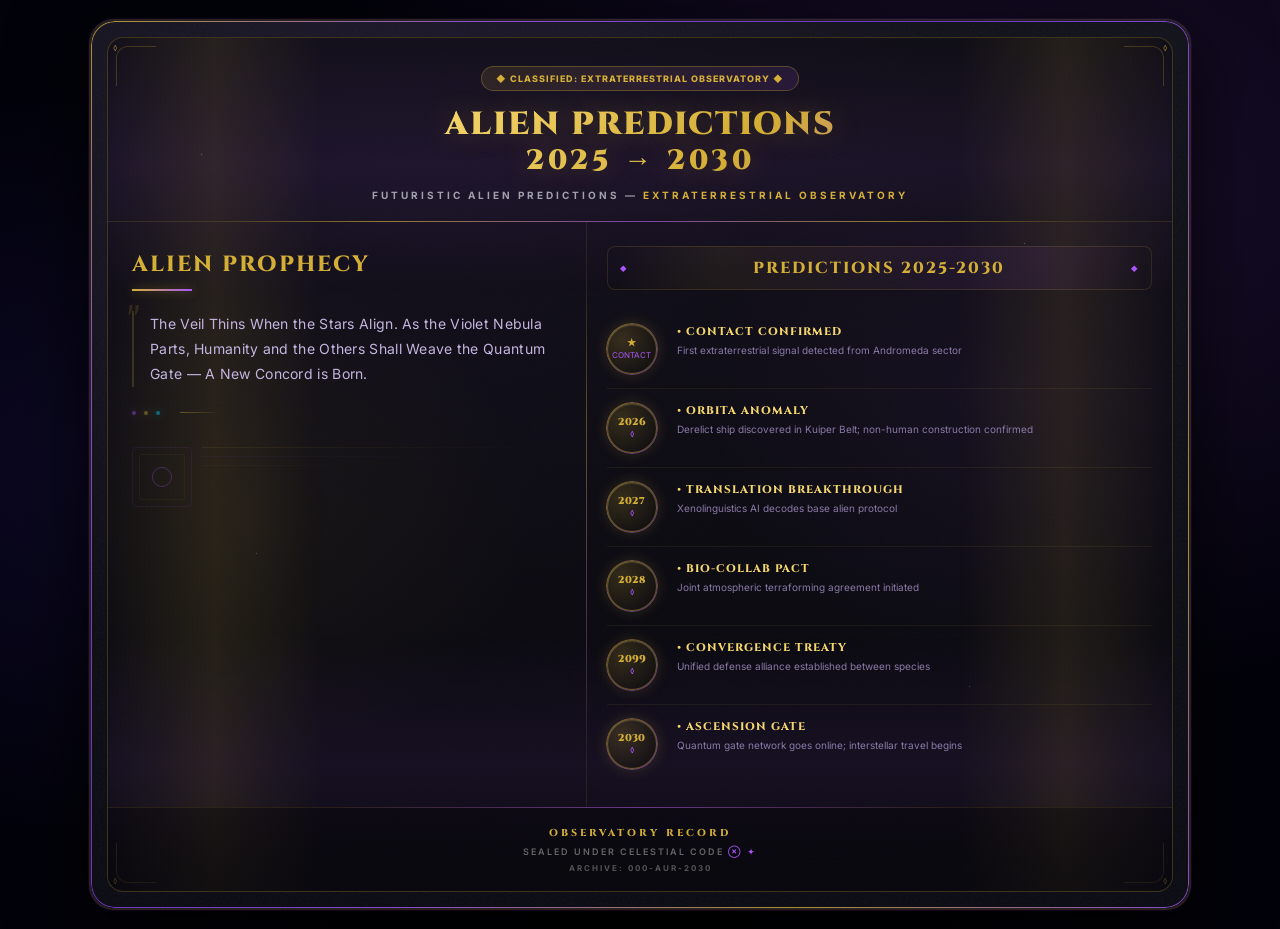
<file: alien-prediction-exact.html>
<!DOCTYPE html>
<html lang="en">
<head>
<meta charset="UTF-8">
<meta name="viewport" content="width=device-width, initial-scale=1.0">
<title>BLACKRACK - Alien Predictions Exact Design - Kamar Hoton - Owner Golden diamond 9</title>
<style>
@import url('https://fonts.googleapis.com/css2?family=Cinzel:wght@700;900&family=Inter:wght@400;700;800&display=swap');

* { box-sizing: border-box; margin: 0; padding: 0; }

body {
  background: #02020a;
  background-image: 
    radial-gradient(ellipse at 20% 50%, rgba(30, 20, 80, 0.4) 0%, transparent 60%),
    radial-gradient(ellipse at 80% 20%, rgba(168, 85, 247, 0.15) 0%, transparent 50%),
    radial-gradient(ellipse at 50% 100%, rgba(0, 0, 0, 0.8) 0%, transparent 70%);
  color: #e5e5e5;
  font-family: 'Inter', system-ui, sans-serif;
  min-height: 100vh;
  display: flex;
  align-items: center;
  justify-content: center;
  padding: 20px;
}

/* ===== EXACT DESIGN - KAMAR HOTON - BLACK STONE SLAB - GOLD + PURPLE BORDER ===== */
.black-stone-slab {
  width: 100%;
  max-width: 1100px;
  background: #0a0a0f;
  background-image: 
    url('data:image/svg+xml,<svg xmlns="http://www.w3.org/2000/svg" viewBox="0 0 400 400"><filter id="n"><feTurbulence type="fractalNoise" baseFrequency="0.9" numOctaves="4" stitchTiles="stitch"/><feColorMatrix type="saturate" values="0"/></filter><rect width="100%" height="100%" filter="url(%23n)" opacity="0.04"/></svg>'),
    radial-gradient(ellipse at 30% 20%, rgba(40, 30, 60, 0.6) 0%, transparent 50%),
    linear-gradient(180deg, #11111a 0%, #0a0a12 100%);
  border: 1px solid #222;
  border-radius: 24px;
  position: relative;
  overflow: hidden;
  box-shadow: 
    0 0 0 1px rgba(212, 175, 55, 0.15),
    0 0 0 2px rgba(168, 85, 247, 0.08),
    0 20px 80px rgba(0,0,0,0.8),
    inset 0 1px 0 rgba(255,255,255,0.05);
  padding: 0;
}

/* GOLD + PURPLE NEON BORDER - KAMAR HOTON - EXACT */
.black-stone-slab::before {
  content: '';
  position: absolute;
  inset: 0;
  border-radius: 24px;
  padding: 1px;
  background: linear-gradient(135deg, #d4af37 0%, #a855f7 20%, #7c3aed 40%, #a855f7 60%, #d4af37 80%, #a855f7 100%);
  -webkit-mask: linear-gradient(#fff 0 0) content-box, linear-gradient(#fff 0 0);
  -webkit-mask-composite: xor;
  mask-composite: exclude;
  opacity: 0.8;
  pointer-events: none;
}

/* INNER GOLD ORNATE FRAME - KAMAR HOTON */
.ornate-frame {
  margin: 16px;
  border: 1px solid rgba(212, 175, 55, 0.25);
  border-radius: 16px;
  position: relative;
  background: linear-gradient(180deg, rgba(15, 12, 20, 0.6) 0%, rgba(10, 10, 15, 0.8) 100%);
  padding: 0;
  overflow: hidden;
}

.ornate-frame::before {
  content: '';
  position: absolute;
  inset: 0;
  border-radius: 16px;
  background: 
    linear-gradient(90deg, transparent 0%, rgba(212,175,55,0.1) 10%, transparent 20%, transparent 80%, rgba(212,175,55,0.1) 90%, transparent 100%),
    linear-gradient(0deg, transparent 0%, rgba(168,85,247,0.08) 15%, transparent 30%, transparent 70%, rgba(168,85,247,0.08) 85%, transparent 100%);
  pointer-events: none;
}

/* CORNER ORNAMENTS - KAMAR HOTON */
.corner { position: absolute; width: 40px; height: 40px; border: 1px solid rgba(212,175,55,0.4); opacity: 0.6; }
.corner.tl { top: 8px; left: 8px; border-right: none; border-bottom: none; border-top-left-radius: 12px; }
.corner.tr { top: 8px; right: 8px; border-left: none; border-bottom: none; border-top-right-radius: 12px; }
.corner.bl { bottom: 8px; left: 8px; border-right: none; border-top: none; border-bottom-left-radius: 12px; }
.corner.br { bottom: 8px; right: 8px; border-left: none; border-top: none; border-bottom-right-radius: 12px; }
.corner::after { content: '◊'; position: absolute; color: #d4af37; font-size: 8px; }
.corner.tl::after { top: -4px; left: -4px; }
.corner.tr::after { top: -4px; right: -4px; }
.corner.bl::after { bottom: -4px; left: -4px; }
.corner.br::after { bottom: -4px; right: -4px; }

/* HEADER - ALIEN PREDICTIONS 2025 → 2030 - KAMAR HOTON - EXACT */
.slab-header {
  text-align: center;
  padding: 28px 20px 20px;
  position: relative;
  border-bottom: 1px solid rgba(212,175,55,0.15);
}

.slab-header::after {
  content: '';
  position: absolute;
  bottom: -1px;
  left: 10%;
  right: 10%;
  height: 1px;
  background: linear-gradient(90deg, transparent 0%, #d4af37 20%, #a855f7 50%, #d4af37 80%, transparent 100%);
  opacity: 0.6;
}

.header-badge {
  display: inline-flex;
  align-items: center;
  gap: 8px;
  background: linear-gradient(135deg, rgba(212,175,55,0.12) 0%, rgba(168,85,247,0.12) 100%);
  border: 1px solid rgba(212,175,55,0.3);
  border-radius: 20px;
  padding: 6px 14px;
  font-size: 9px;
  font-weight: 800;
  letter-spacing: 1px;
  color: #d4af37;
  margin-bottom: 16px;
}

.header-title {
  font-family: 'Cinzel', serif;
  font-size: 32px;
  font-weight: 900;
  letter-spacing: 2px;
  background: linear-gradient(135deg, #d4af37 0%, #f5d76e 30%, #d4af37 60%, #a855f7 100%);
  -webkit-background-clip: text;
  -webkit-text-fill-color: transparent;
  background-clip: text;
  line-height: 1.1;
  text-shadow: 0 0 30px rgba(212,175,55,0.3);
}

.header-title span { display: block; font-size: 28px; letter-spacing: 4px; margin-top: 4px; }

.header-sub {
  font-size: 10px;
  letter-spacing: 3px;
  color: #a1a1aa;
  margin-top: 12px;
  font-weight: 700;
  text-transform: uppercase;
}

.header-sub span { color: #d4af37; }

/* MAIN GRID - LEFT PROPHECY + RIGHT PREDICTIONS - KAMAR HOTON - EXACT */
.slab-grid {
  display: grid;
  grid-template-columns: 0.9fr 1.1fr;
  gap: 0;
  min-height: 480px;
}

.prophecy-side {
  padding: 28px 24px;
  border-right: 1px solid rgba(212,175,55,0.12);
  position: relative;
  background: radial-gradient(ellipse at 30% 50%, rgba(212,175,55,0.05) 0%, transparent 60%);
}

.prophecy-side::after {
  content: '';
  position: absolute;
  top: 10%;
  right: -1px;
  bottom: 10%;
  width: 1px;
  background: linear-gradient(180deg, transparent 0%, #d4af37 30%, #a855f7 70%, transparent 100%);
  opacity: 0.3;
}

.prophecy-title {
  font-family: 'Cinzel', serif;
  font-size: 22px;
  font-weight: 800;
  color: #d4af37;
  letter-spacing: 2px;
  margin-bottom: 20px;
  position: relative;
  padding-bottom: 12px;
}

.prophecy-title::after {
  content: '';
  position: absolute;
  bottom: 0;
  left: 0;
  width: 60px;
  height: 2px;
  background: linear-gradient(90deg, #d4af37 0%, #a855f7 100%);
  box-shadow: 0 0 10px rgba(212,175,55,0.5);
}

.prophecy-text {
  font-size: 14px;
  line-height: 1.8;
  color: #c4b5e0;
  font-weight: 400;
  letter-spacing: 0.3px;
  position: relative;
  padding-left: 16px;
  border-left: 2px solid rgba(212,175,55,0.2);
}

.prophecy-text::before {
  content: '"';
  position: absolute;
  top: -10px;
  left: -8px;
  font-family: 'Cinzel', serif;
  font-size: 48px;
  color: rgba(212,175,55,0.15);
  line-height: 1;
}

.prophecy-sigil {
  margin-top: 24px;
  display: flex;
  gap: 8px;
  opacity: 0.4;
}

.sigil-dot { width: 4px; height: 4px; border-radius: 50%; background: #a855f7; box-shadow: 0 0 8px #a855f7; }
.sigil-dot:nth-child(2) { background: #d4af37; box-shadow: 0 0 8px #d4af37; }
.sigil-dot:nth-child(3) { background: #00e5ff; box-shadow: 0 0 8px #00e5ff; }

/* PREDICTIONS SIDE - KAMAR HOTON - EXACT */
.predictions-side {
  padding: 24px 20px;
  background: radial-gradient(ellipse at 70% 30%, rgba(168,85,247,0.06) 0%, transparent 50%);
}

.predictions-header {
  font-family: 'Cinzel', serif;
  font-size: 16px;
  font-weight: 800;
  color: #d4af37;
  letter-spacing: 2px;
  margin-bottom: 20px;
  text-align: center;
  padding: 10px;
  background: linear-gradient(90deg, transparent 0%, rgba(212,175,55,0.08) 20%, rgba(168,85,247,0.08) 80%, transparent 100%);
  border: 1px solid rgba(212,175,55,0.15);
  border-radius: 8px;
  position: relative;
}

.predictions-header::before, .predictions-header::after {
  content: '◆';
  position: absolute;
  top: 50%;
  transform: translateY(-50%);
  color: #a855f7;
  font-size: 8px;
}
.predictions-header::before { left: 12px; }
.predictions-header::after { right: 12px; }

.predict-item {
  display: grid;
  grid-template-columns: 56px 1fr;
  gap: 14px;
  padding: 14px 0;
  border-bottom: 1px solid rgba(212,175,55,0.08);
  position: relative;
  transition: all 0.3s;
}

.predict-item:hover { background: rgba(212,175,55,0.03); padding-left: 6px; border-radius: 6px; }

.predict-item:last-child { border-bottom: none; }

.predict-year-badge {
  width: 50px;
  height: 50px;
  border-radius: 50%;
  background: radial-gradient(circle at 30% 30%, rgba(212,175,55,0.2) 0%, rgba(10,10,15,0.9) 100%);
  border: 1px solid rgba(212,175,55,0.4);
  display: flex;
  flex-direction: column;
  align-items: center;
  justify-content: center;
  box-shadow: 0 0 15px rgba(212,175,55,0.2), inset 0 1px 0 rgba(255,255,255,0.1);
  position: relative;
}

.predict-year-badge::before {
  content: '';
  position: absolute;
  inset: -2px;
  border-radius: 50%;
  background: linear-gradient(135deg, #d4af37 0%, #a855f7 100%);
  -webkit-mask: linear-gradient(#fff 0 0) content-box, linear-gradient(#fff 0 0);
  -webkit-mask-composite: xor;
  mask-composite: exclude;
  padding: 1px;
  opacity: 0.5;
}

.year-num { font-family: 'Cinzel', serif; font-size: 10px; font-weight: 900; color: #d4af37; line-height: 1; }
.year-star { font-size: 8px; color: #a855f7; margin-top: 2px; }

.predict-content {}
.predict-name { font-family: 'Cinzel', serif; font-size: 11px; font-weight: 800; color: #f5d76e; letter-spacing: 1px; margin-bottom: 4px; }
.predict-desc { font-size: 10px; color: #8a7aa8; line-height: 1.5; }

/* FOOTER - OBSERVATORY RECORD - KAMAR HOTON - EXACT */
.slab-footer {
  text-align: center;
  padding: 18px 20px;
  border-top: 1px solid rgba(212,175,55,0.12);
  background: linear-gradient(180deg, rgba(0,0,0,0.3) 0%, rgba(10,8,15,0.6) 100%);
  position: relative;
}

.slab-footer::before {
  content: '';
  position: absolute;
  top: -1px;
  left: 20%;
  right: 20%;
  height: 1px;
  background: linear-gradient(90deg, transparent 0%, #a855f7 50%, transparent 100%);
  opacity: 0.5;
}

.footer-title { font-family: 'Cinzel', serif; font-size: 10px; letter-spacing: 3px; color: #d4af37; font-weight: 800; margin-bottom: 6px; }
.footer-line { font-size: 9px; letter-spacing: 2px; color: #666; font-weight: 600; }
.footer-line span { color: #a855f7; }
.footer-archive { font-size: 8px; letter-spacing: 2px; color: #555; margin-top: 6px; font-weight: 700; }

/* NEBULA STARS - KAMAR HOTON */
.stars { position: absolute; inset: 0; pointer-events: none; overflow: hidden; border-radius: 24px; }
.star { position: absolute; width: 1px; height: 1px; background: #fff; border-radius: 50%; box-shadow: 0 0 4px #fff, 0 0 8px #a855f7; animation: twinkle 3s infinite; }
.star:nth-child(1) { top: 15%; left: 10%; animation-delay: 0s; }
.star:nth-child(2) { top: 25%; left: 85%; animation-delay: 0.5s; }
.star:nth-child(3) { top: 60%; left: 15%; animation-delay: 1s; }
.star:nth-child(4) { top: 75%; left: 80%; animation-delay: 1.5s; }
.star:nth-child(5) { top: 45%; left: 50%; animation-delay: 2s; }
@keyframes twinkle { 0%, 100% { opacity: 0.3; transform: scale(1); } 50% { opacity: 1; transform: scale(1.5); } }

/* RESPONSIVE */
@media (max-width: 900px) {
  .slab-grid { grid-template-columns: 1fr; }
  .prophecy-side { border-right: none; border-bottom: 1px solid rgba(212,175,55,0.12); }
  .prophecy-side::after { display: none; }
  .header-title { font-size: 24px; }
  .header-title span { font-size: 20px; }
}
</style>
</head>
<body>

<div class="black-stone-slab">
<div class="stars">
<div class="star"></div><div class="star"></div><div class="star"></div><div class="star"></div><div class="star"></div>
</div>

<div class="ornate-frame">
<div class="corner tl"></div><div class="corner tr"></div><div class="corner bl"></div><div class="corner br"></div>

<div class="slab-header">
<div class="header-badge">◆ CLASSIFIED: EXTRATERRESTRIAL OBSERVATORY ◆</div>
<div class="header-title">ALIEN PREDICTIONS<span>2025 → 2030</span></div>
<div class="header-sub">FUTURISTIC ALIEN PREDICTIONS — <span>EXTRATERRESTRIAL OBSERVATORY</span></div>
</div>

<div class="slab-grid">

<div class="prophecy-side">
<div class="prophecy-title">ALIEN PROPHECY</div>
<div class="prophecy-text">The Veil Thins When the Stars Align. As the Violet Nebula Parts, Humanity and the Others Shall Weave the Quantum Gate — A New Concord is Born.</div>
<div class="prophecy-sigil">
<div class="sigil-dot"></div><div class="sigil-dot"></div><div class="sigil-dot"></div>
<div style="margin-left:12px;width:40px;height:1px;background:linear-gradient(90deg, #d4af37 0%, transparent 100%);align-self:center"></div>
</div>

<div style="margin-top:32px;display:flex;gap:10px;opacity:0.3">
<div style="width:60px;height:60px;border:1px solid rgba(168,85,247,0.3);border-radius:4px;position:relative">
<div style="position:absolute;inset:6px;border:1px solid rgba(212,175,55,0.2);border-radius:2px"></div>
<div style="position:absolute;top:50%;left:50%;transform:translate(-50%,-50%);width:20px;height:20px;border:1px solid #a855f7;border-radius:50%"></div>
</div>
<div style="flex:1">
<div style="height:1px;background:linear-gradient(90deg, rgba(212,175,55,0.3) 0%, transparent 100%);margin-bottom:8px"></div>
<div style="height:1px;background:linear-gradient(90deg, rgba(168,85,247,0.2) 0%, transparent 100%);margin-bottom:8px;width:80%"></div>
<div style="height:1px;background:linear-gradient(90deg, rgba(212,175,55,0.15) 0%, transparent 100%);width:60%"></div>
</div>
</div>
</div>

<div class="predictions-side">
<div class="predictions-header">PREDICTIONS 2025-2030</div>

<div class="predict-item">
<div class="predict-year-badge"><div class="year-num">★</div><div class="year-star">CONTACT</div></div>
<div class="predict-content"><div class="predict-name">• CONTACT CONFIRMED</div><div class="predict-desc">First extraterrestrial signal detected from Andromeda sector</div></div>
</div>

<div class="predict-item">
<div class="predict-year-badge"><div class="year-num">2026</div><div class="year-star">◊</div></div>
<div class="predict-content"><div class="predict-name">• ORBITA ANOMALY</div><div class="predict-desc">Derelict ship discovered in Kuiper Belt; non-human construction confirmed</div></div>
</div>

<div class="predict-item">
<div class="predict-year-badge"><div class="year-num">2027</div><div class="year-star">◊</div></div>
<div class="predict-content"><div class="predict-name">• TRANSLATION BREAKTHROUGH</div><div class="predict-desc">Xenolinguistics AI decodes base alien protocol</div></div>
</div>

<div class="predict-item">
<div class="predict-year-badge"><div class="year-num">2028</div><div class="year-star">◊</div></div>
<div class="predict-content"><div class="predict-name">• BIO-COLLAB PACT</div><div class="predict-desc">Joint atmospheric terraforming agreement initiated</div></div>
</div>

<div class="predict-item">
<div class="predict-year-badge"><div class="year-num">2099</div><div class="year-star">◊</div></div>
<div class="predict-content"><div class="predict-name">• CONVERGENCE TREATY</div><div class="predict-desc">Unified defense alliance established between species</div></div>
</div>

<div class="predict-item">
<div class="predict-year-badge"><div class="year-num">2030</div><div class="year-star">◊</div></div>
<div class="predict-content"><div class="predict-name">• ASCENSION GATE</div><div class="predict-desc">Quantum gate network goes online; interstellar travel begins</div></div>
</div>

</div>

</div>

<div class="slab-footer">
<div class="footer-title">OBSERVATORY RECORD</div>
<div class="footer-line">SEALED UNDER CELESTIAL CODE <span>⊗ ✦</span></div>
<div class="footer-archive">ARCHIVE: 000-AUR-2030</div>
</div>

</div>
</div>

</body>
</html>
</file>
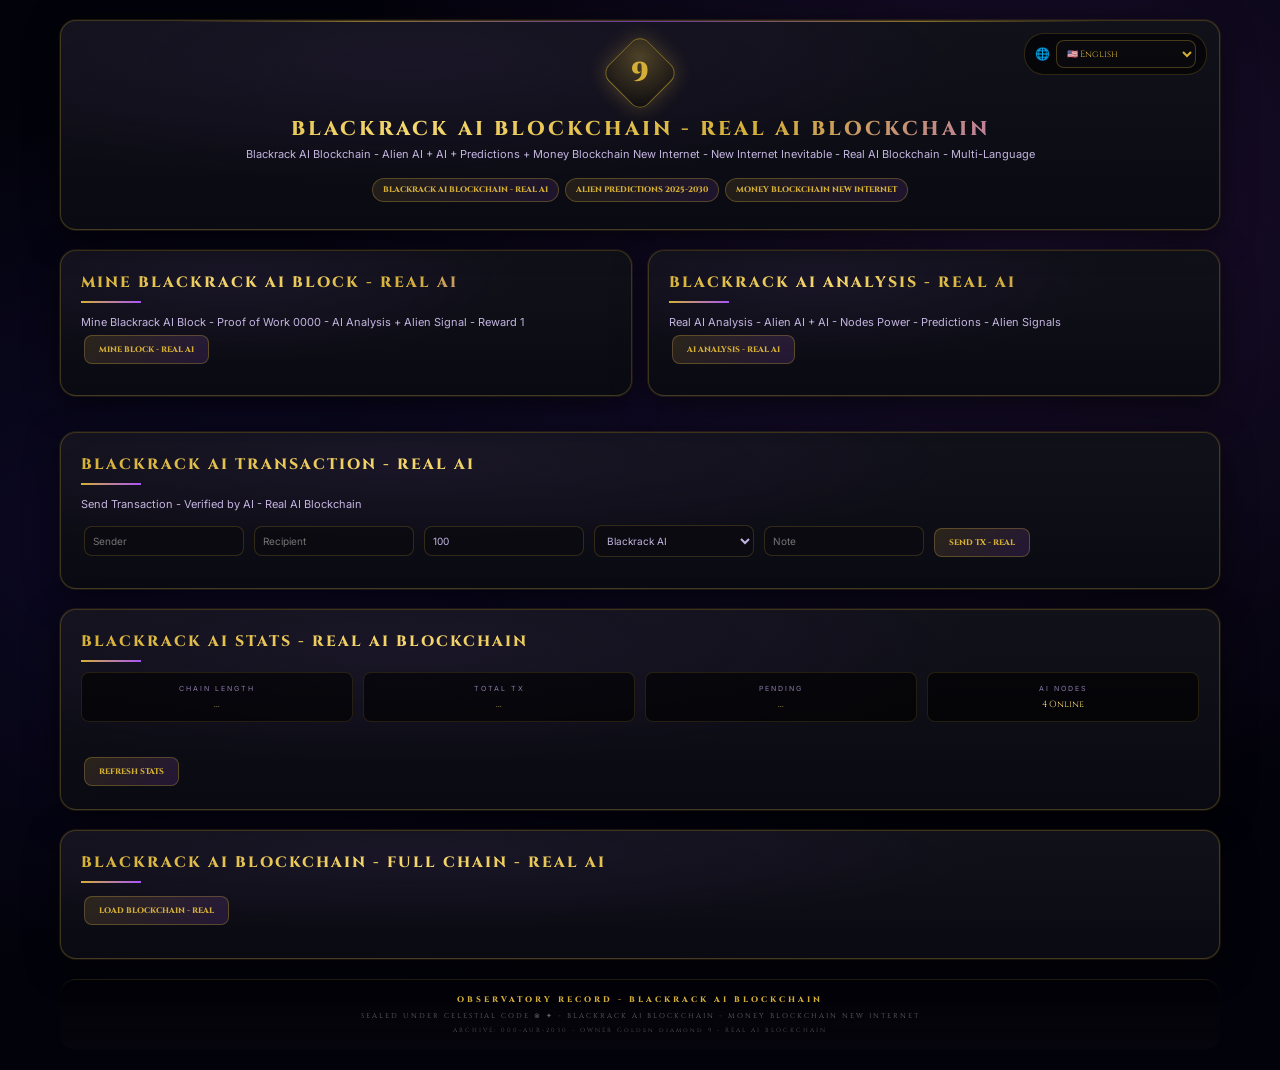
<file: language-selection.html>
<!DOCTYPE html>
<html lang="en">
<head>
<meta charset="UTF-8">
<meta name="viewport" content="width=device-width, initial-scale=1.0">
<title>BLACKRACK AI BLOCKCHAIN - Multi-Language - Owner Golden diamond 9</title>
<link href="https://fonts.googleapis.com/css2?family=Cinzel:wght@700;800;900&family=Inter:wght@400;600;700&display=swap" rel="stylesheet">
<style>
:root{--gold:#d4af37;--gold-light:#f5d76e;--purple:#a855f7;--blue:#00e5ff;--green:#22c55e}
*{box-sizing:border-box;margin:0;padding:0}
body{background:#02020a;background-image:radial-gradient(ellipse at 20% 50%, rgba(30,20,80,0.4) 0%, transparent 60%),radial-gradient(ellipse at 80% 20%, rgba(168,85,247,0.15) 0%, transparent 50%);color:#c4b5e0;font-family:'Inter',sans-serif;padding:20px;max-width:1200px;margin:0 auto;line-height:1.6}
.header,.card{background:#0a0a0f;background-image:radial-gradient(ellipse at 30% 20%, rgba(40,30,60,0.4) 0%, transparent 50%),linear-gradient(180deg,#11111a 0%,#0a0a12 100%);border:1px solid rgba(212,175,55,0.25);border-radius:16px;padding:20px;margin-bottom:20px;box-shadow:0 0 0 1px rgba(212,175,55,0.1),0 8px 32px rgba(0,0,0,0.6)}
.header{text-align:center;padding:24px 20px;position:relative}
.header::before{content:'';position:absolute;top:0;left:10%;right:10%;height:1px;background:linear-gradient(90deg,transparent 0%,#d4af37 20%,#a855f7 50%,#d4af37 80%,transparent 100%);opacity:0.6}
.diamond{width:56px;height:56px;background:radial-gradient(circle at 30% 30%, rgba(212,175,55,0.3) 0%, rgba(10,10,15,0.9) 100%);border:1px solid rgba(212,175,55,0.5);transform:rotate(45deg);display:flex;align-items:center;justify-content:center;border-radius:12px;margin:0 auto 12px;box-shadow:0 0 20px rgba(212,175,55,0.3)}
.diamond span{transform:rotate(-45deg);color:#d4af37;font-family:'Cinzel',serif;font-weight:900;font-size:26px}
h1,h2{font-family:'Cinzel',serif;font-weight:800;letter-spacing:2px;background:linear-gradient(135deg,#d4af37 0%,#f5d76e 30%,#d4af37 60%,#a855f7 100%);-webkit-background-clip:text;-webkit-text-fill-color:transparent;text-transform:uppercase}
h1{font-size:20px;letter-spacing:3px}h2{font-size:15px;padding-bottom:8px;margin-bottom:10px;position:relative}
h2::after{content:'';position:absolute;bottom:0;left:0;width:60px;height:2px;background:linear-gradient(90deg,#d4af37 0%,#a855f7 100%)}
p{font-size:11px;line-height:1.7;color:#c4b5e0}
.badge{background:linear-gradient(135deg,rgba(212,175,55,0.12) 0%,rgba(168,85,247,0.12) 100%);border:1px solid rgba(212,175,55,0.3);color:#d4af37;border-radius:20px;padding:5px 10px;font-size:8px;font-family:'Cinzel',serif;font-weight:800;display:inline-block;margin:3px}
.grid-2{display:grid;grid-template-columns:1fr 1fr;gap:16px;margin-bottom:16px}.grid-4{display:grid;grid-template-columns:1fr 1fr 1fr 1fr;gap:10px;margin-bottom:16px}
.stat{background:rgba(0,0,0,0.6);border:1px solid rgba(212,175,55,0.15);border-radius:8px;padding:10px;text-align:center}
.stat-label{font-size:7px;letter-spacing:2px;text-transform:uppercase;color:#8a7aa8}.stat-value{font-family:'Cinzel',serif;font-size:9px;color:#f5d76e;margin-top:3px}
button{background:linear-gradient(135deg,rgba(212,175,55,0.15) 0%,rgba(168,85,247,0.15) 100%);border:1px solid rgba(212,175,55,0.3);color:#d4af37;padding:8px 14px;border-radius:8px;font-family:'Cinzel',serif;font-size:8px;font-weight:800;cursor:pointer;margin:3px}
button:hover{background:linear-gradient(135deg,rgba(212,175,55,0.25) 0%,rgba(168,85,247,0.25) 100%);box-shadow:0 0 15px rgba(212,175,55,0.3)}
input,select{background:rgba(10,10,15,0.8);border:1px solid rgba(212,175,55,0.2);color:#c4b5e0;border-radius:8px;padding:8px;margin:3px;width:160px;font-family:'Inter',sans-serif;font-size:10px}
.lang-bar{position:absolute;top:12px;right:12px;display:flex;gap:6px;align-items:center;background:rgba(0,0,0,0.6);border:1px solid rgba(212,175,55,0.2);border-radius:20px;padding:6px 10px}
.lang-bar select{width:140px;margin:0;padding:6px;background:rgba(10,10,15,0.9);border:1px solid rgba(212,175,55,0.3);color:#d4af37;font-family:'Cinzel',serif;font-size:9px}
.block{background:rgba(0,0,0,0.6);border:1px solid rgba(212,175,55,0.12);border-radius:8px;padding:10px;margin-bottom:8px;font-size:9px}
.footer{text-align:center;padding:14px;border-top:1px solid rgba(212,175,55,0.12);background:linear-gradient(180deg,rgba(0,0,0,0.3) 0%,rgba(10,8,15,0.6) 100%);border-radius:16px;margin-top:20px;font-family:'Cinzel',serif;font-size:7px;letter-spacing:2px;color:#666}
@media(max-width:900px){.grid-2,.grid-4{grid-template-columns:1fr}input,select{width:100%}.lang-bar{position:relative;top:auto;right:auto;margin-bottom:12px;justify-content:center}}
</style>
</head>
<body>

<div class="header">
<div class="lang-bar">
<span style="font-size:12px">🌐</span>
<select id="langSelect" onchange="changeLanguage(this.value)">
<option value="en">🇺🇸 English</option>
<option value="ha">🇳🇬 Hausa</option>
<option value="fr">🇫🇷 Français</option>
<option value="es">🇪🇸 Español</option>
<option value="ar">🇸🇦 العربية</option>
<option value="pt">🇵🇹 Português</option>
<option value="de">🇩🇪 Deutsch</option>
<option value="zh">🇨🇳 中文</option>
<option value="ru">🇷🇺 Русский</option>
<option value="ja">🇯🇵 日本語</option>
<option value="sw">🇰🇪 Swahili</option>
<option value="yo">🇳🇬 Yorùbá</option>
</select>
</div>

<div class="diamond"><span>9</span></div>
<h1 id="mainTitle">BLACKRACK AI BLOCKCHAIN - REAL AI BLOCKCHAIN</h1>
<p id="mainDesc">Blackrack AI Blockchain - Alien AI + AI + Predictions + Money Blockchain New Internet - New Internet Inevitable - Real AI Blockchain - Multi-Language</p>
<div style="margin-top:10px"><span class="badge" id="badge1">BLACKRACK AI BLOCKCHAIN - REAL AI</span><span class="badge" id="badge2">ALIEN PREDICTIONS 2025-2030</span><span class="badge" id="badge3">MONEY BLOCKCHAIN NEW INTERNET</span></div>
</div>

<div class="grid-2">
<div class="card">
<h2 id="mineTitle">MINE BLACKRACK AI BLOCK - REAL AI</h2>
<p id="mineDesc">Mine Blackrack AI Block - Proof of Work 0000 - AI Analysis + Alien Signal - Reward 1</p>
<button onclick="mineBlock()" id="mineBtn">MINE BLOCK - REAL AI</button>
<div id="mineResult" style="margin-top:8px;font-size:9px;color:#8a7aa8"></div>
</div>
<div class="card">
<h2 id="aiTitle">BLACKRACK AI ANALYSIS - REAL AI</h2>
<p id="aiDesc">Real AI Analysis - Alien AI + AI - Nodes Power - Predictions - Alien Signals</p>
<button onclick="aiAnalysis()" id="aiBtn">AI ANALYSIS - REAL AI</button>
<div id="aiResult" style="margin-top:8px;font-size:9px;color:#8a7aa8"></div>
</div>
</div>

<div class="card">
<h2 id="txTitle">BLACKRACK AI TRANSACTION - REAL AI</h2>
<p id="txDesc" style="margin-bottom:8px">Send Transaction - Verified by AI - Real AI Blockchain</p>
<input id="sender" placeholder="Sender">
<input id="recipient" placeholder="Recipient">
<input id="amount" type="number" placeholder="Amount" value="100">
<select id="aiType"><option value="AI">AI</option><option value="Alien AI">Alien AI</option><option value="Blackrack AI" selected>Blackrack AI</option><option value="Quantum AI">Quantum AI</option></select>
<input id="note" placeholder="Note">
<button onclick="sendTransaction()" id="txBtn">SEND TX - REAL</button>
<div id="txResult" style="margin-top:8px;font-size:9px;color:#8a7aa8"></div>
</div>

<div class="card">
<h2 id="statsTitle">BLACKRACK AI STATS - REAL AI BLOCKCHAIN</h2>
<div class="grid-4" id="statsGrid">
<div class="stat"><div class="stat-label" id="labelChain">Chain Length</div><div class="stat-value" id="chainLength">...</div></div>
<div class="stat"><div class="stat-label" id="labelTx">Total Tx</div><div class="stat-value" id="totalTx">...</div></div>
<div class="stat"><div class="stat-label" id="labelPending">Pending</div><div class="stat-value" id="pendingTx">...</div></div>
<div class="stat"><div class="stat-label" id="labelNodes">AI Nodes</div><div class="stat-value" id="aiNodesCount">4 Online</div></div>
</div>
<div class="grid-4" style="margin-top:10px" id="nodesGrid"></div>
<button onclick="loadStats()" id="refreshBtn">REFRESH STATS</button>
</div>

<div class="card">
<h2 id="chainTitle">BLACKRACK AI BLOCKCHAIN - FULL CHAIN - REAL AI</h2>
<button onclick="loadBlockchain()" id="loadChainBtn">LOAD BLOCKCHAIN - REAL</button>
<div id="blockchainDisplay" style="margin-top:10px;max-height:400px;overflow-y:auto"></div>
</div>

<div class="footer">
<div style="font-family:Cinzel,serif;font-size:8px;letter-spacing:3px;color:#d4af37;font-weight:800" id="footerTitle">OBSERVATORY RECORD - BLACKRACK AI BLOCKCHAIN</div>
<div style="font-size:7px;letter-spacing:2px;color:#666;margin-top:4px" id="footerDesc">SEALED UNDER CELESTIAL CODE ⊗ ✦ - BLACKRACK AI BLOCKCHAIN - MONEY BLOCKCHAIN NEW INTERNET</div>
<div style="font-size:6px;letter-spacing:2px;color:#555;margin-top:4px" id="footerArchive">ARCHIVE: 000-AUR-2030 - OWNER Golden diamond 9 - REAL AI BLOCKCHAIN</div>
</div>

<script>
// Language Dictionary - Hausa English French Spanish and Others - Real Multi-Language
const translations = {
  en: {
    mainTitle: "BLACKRACK AI BLOCKCHAIN - REAL AI BLOCKCHAIN",
    mainDesc: "Blackrack AI Blockchain - Alien AI + AI + Predictions + Money Blockchain New Internet - New Internet Inevitable - Real AI Blockchain - Multi-Language",
    badge1: "BLACKRACK AI BLOCKCHAIN - REAL AI", badge2: "ALIEN PREDICTIONS 2025-2030", badge3: "MONEY BLOCKCHAIN NEW INTERNET",
    mineTitle: "MINE BLACKRACK AI BLOCK - REAL AI", mineDesc: "Mine Blackrack AI Block - Proof of Work 0000 - AI Analysis + Alien Signal - Reward 1", mineBtn: "MINE BLOCK - REAL AI",
    aiTitle: "BLACKRACK AI ANALYSIS - REAL AI", aiDesc: "Real AI Analysis - Alien AI + AI - Nodes Power - Predictions - Alien Signals", aiBtn: "AI ANALYSIS - REAL AI",
    txTitle: "BLACKRACK AI TRANSACTION - REAL AI", txDesc: "Send Transaction - Verified by AI - Real AI Blockchain", txBtn: "SEND TX - REAL",
    statsTitle: "BLACKRACK AI STATS - REAL AI BLOCKCHAIN", labelChain: "Chain Length", labelTx: "Total Tx", labelPending: "Pending", labelNodes: "AI Nodes", refreshBtn: "REFRESH STATS",
    chainTitle: "BLACKRACK AI BLOCKCHAIN - FULL CHAIN - REAL AI", loadChainBtn: "LOAD BLOCKCHAIN - REAL",
    footerTitle: "OBSERVATORY RECORD - BLACKRACK AI BLOCKCHAIN", footerDesc: "SEALED UNDER CELESTIAL CODE ⊗ ✦ - BLACKRACK AI BLOCKCHAIN - MONEY BLOCKCHAIN NEW INTERNET", footerArchive: "ARCHIVE: 000-AUR-2030 - OWNER Golden diamond 9 - REAL AI BLOCKCHAIN",
    senderPh: "Sender", recipientPh: "Recipient", amountPh: "Amount", notePh: "Note - Money Blockchain"
  },
  ha: {
    mainTitle: "BLACKRACK AI BLOCKCHAIN - AI NA GASKIYA - SARAKI NA AI",
    mainDesc: "Blackrack AI Blockchain - Alien AI + AI + Hasashen Aliens + Money Blockchain Saban Yanar Gizo - Saban Yanar Gizo Babu Makawa Sai Ta Afku - AI Na Gaskiya - Harsuna Daban Daban",
    badge1: "BLACKRACK AI BLOCKCHAIN - AI NA GASKIYA", badge2: "HASASHEN ALIENS 2025-2030", badge3: "MONEY BLOCKCHAIN SABAN YANAR GIZO",
    mineTitle: "HAKAR BLOCK BLACKRACK AI - AI NA GASKIYA", mineDesc: "Hakar Block Blackrack AI - Proof of Work 0000 - Binciken AI + Siginar Alien - Ladan 1", mineBtn: "HAKA BLOCK - AI NA GASKIYA",
    aiTitle: "BINCIKEN BLACKRACK AI - AI NA GASKIYA", aiDesc: "Bincike Na Gaskiya - Alien AI + AI - Karfin Nodes - Hasashe - Siginar Aliens", aiBtn: "BINCIKEN AI - NA GASKIYA",
    txTitle: "MU'AMALAR BLACKRACK AI - AI NA GASKIYA", txDesc: "Aika Mu'amala - Tabbatarwa ta AI - Blockchain AI Na Gaskiya", txBtn: "AIKA MU'AMALA - NA GASKIYA",
    statsTitle: "KIDIDDIGAR BLACKRACK AI - AI NA GASKIYA", labelChain: "Tsawon Sarkar", labelTx: "Jimlar Mu'amala", labelPending: "Ana Jira", labelNodes: "Nodes AI", refreshBtn: "SABUNTA KIDIDDIGA",
    chainTitle: "BLACKRACK AI BLOCKCHAIN - CIKAKKIYAR SARKAR - AI NA GASKIYA", loadChainBtn: "LODA BLOCKCHAIN - NA GASKIYA",
    footerTitle: "RIKODIN OBSERVATORY - BLACKRACK AI BLOCKCHAIN", footerDesc: "AN RUFE KARKASHIN LAMBOBIN SARAI ⊗ ✦ - BLACKRACK AI BLOCKCHAIN - MONEY BLOCKCHAIN SABAN YANAR GIZO", footerArchive: "ARCHIVE: 000-AUR-2030 - MAI IT: Golden diamond 9 - AI NA GASKIYA",
    senderPh: "Mai Aikawa", recipientPh: "Mai Karba", amountPh: "Adadi", notePh: "Bayanin - Money Blockchain"
  },
  fr: {
    mainTitle: "BLACKRACK AI BLOCKCHAIN - VRAIE BLOCKCHAIN IA",
    mainDesc: "Blackrack AI Blockchain - IA Alien + IA + Predictions + Money Blockchain Nouvel Internet - Nouvel Internet Inevitable - Vraie Blockchain IA - Multi-Langue",
    badge1: "BLACKRACK AI BLOCKCHAIN - VRAIE IA", badge2: "PREDICTIONS ALIEN 2025-2030", badge3: "MONEY BLOCKCHAIN NOUVEL INTERNET",
    mineTitle: "MINER BLOC BLACKRACK AI - VRAIE IA", mineDesc: "Miner Bloc Blackrack AI - Proof of Work 0000 - Analyse IA + Signal Alien - Recompense 1", mineBtn: "MINER BLOC - VRAIE IA",
    aiTitle: "ANALYSE BLACKRACK AI - VRAIE IA", aiDesc: "Vraie Analyse IA - IA Alien + IA - Puissance Nodes - Predictions - Signaux Aliens", aiBtn: "ANALYSE IA - VRAIE IA",
    txTitle: "TRANSACTION BLACKRACK AI - VRAIE IA", txDesc: "Envoyer Transaction - Verifie par IA - Vraie Blockchain IA", txBtn: "ENVOYER TX - VRAIE",
    statsTitle: "STATS BLACKRACK AI - VRAIE BLOCKCHAIN IA", labelChain: "Longueur Chaine", labelTx: "Total Tx", labelPending: "En Attente", labelNodes: "Nodes IA", refreshBtn: "ACTUALISER STATS",
    chainTitle: "BLACKRACK AI BLOCKCHAIN - CHAINE COMPLETE - VRAIE IA", loadChainBtn: "CHARGER BLOCKCHAIN - VRAIE",
    footerTitle: "ENREGISTREMENT OBSERVATOIRE - BLACKRACK AI BLOCKCHAIN", footerDesc: "SCELLE SOUS CODE CELESTE ⊗ ✦ - BLACKRACK AI BLOCKCHAIN - MONEY BLOCKCHAIN NOUVEL INTERNET", footerArchive: "ARCHIVE: 000-AUR-2030 - PROPRIETAIRE Golden diamond 9 - VRAIE BLOCKCHAIN IA",
    senderPh: "Expediteur", recipientPh: "Destinataire", amountPh: "Montant", notePh: "Note - Money Blockchain"
  },
  es: {
    mainTitle: "BLACKRACK AI BLOCKCHAIN - BLOCKCHAIN IA REAL",
    mainDesc: "Blackrack AI Blockchain - IA Alien + IA + Predicciones + Money Blockchain Nueva Internet - Nueva Internet Inevitable - Blockchain IA Real - Multi-Idioma",
    badge1: "BLACKRACK AI BLOCKCHAIN - IA REAL", badge2: "PREDICCIONES ALIEN 2025-2030", badge3: "MONEY BLOCKCHAIN NUEVA INTERNET",
    mineTitle: "MINAR BLOQUE BLACKRACK AI - IA REAL", mineDesc: "Minar Bloque Blackrack AI - Proof of Work 0000 - Analisis IA + Senal Alien - Recompensa 1", mineBtn: "MINAR BLOQUE - IA REAL",
    aiTitle: "ANALISIS BLACKRACK AI - IA REAL", aiDesc: "Analisis Real IA - IA Alien + IA - Poder Nodos - Predicciones - Senales Aliens", aiBtn: "ANALISIS IA - REAL",
    txTitle: "TRANSACCION BLACKRACK AI - IA REAL", txDesc: "Enviar Transaccion - Verificado por IA - Blockchain IA Real", txBtn: "ENVIAR TX - REAL",
    statsTitle: "ESTADISTICAS BLACKRACK AI - BLOCKCHAIN IA REAL", labelChain: "Longitud Cadena", labelTx: "Total Tx", labelPending: "Pendiente", labelNodes: "Nodos IA", refreshBtn: "ACTUALIZAR ESTADISTICAS",
    chainTitle: "BLACKRACK AI BLOCKCHAIN - CADENA COMPLETA - IA REAL", loadChainBtn: "CARGAR BLOCKCHAIN - REAL",
    footerTitle: "REGISTRO OBSERVATORIO - BLACKRACK AI BLOCKCHAIN", footerDesc: "SELLADO BAJO CODIGO CELESTIAL ⊗ ✦ - BLACKRACK AI BLOCKCHAIN - MONEY BLOCKCHAIN NUEVA INTERNET", footerArchive: "ARCHIVO: 000-AUR-2030 - PROPIETARIO Golden diamond 9 - BLOCKCHAIN IA REAL",
    senderPh:
</file>
